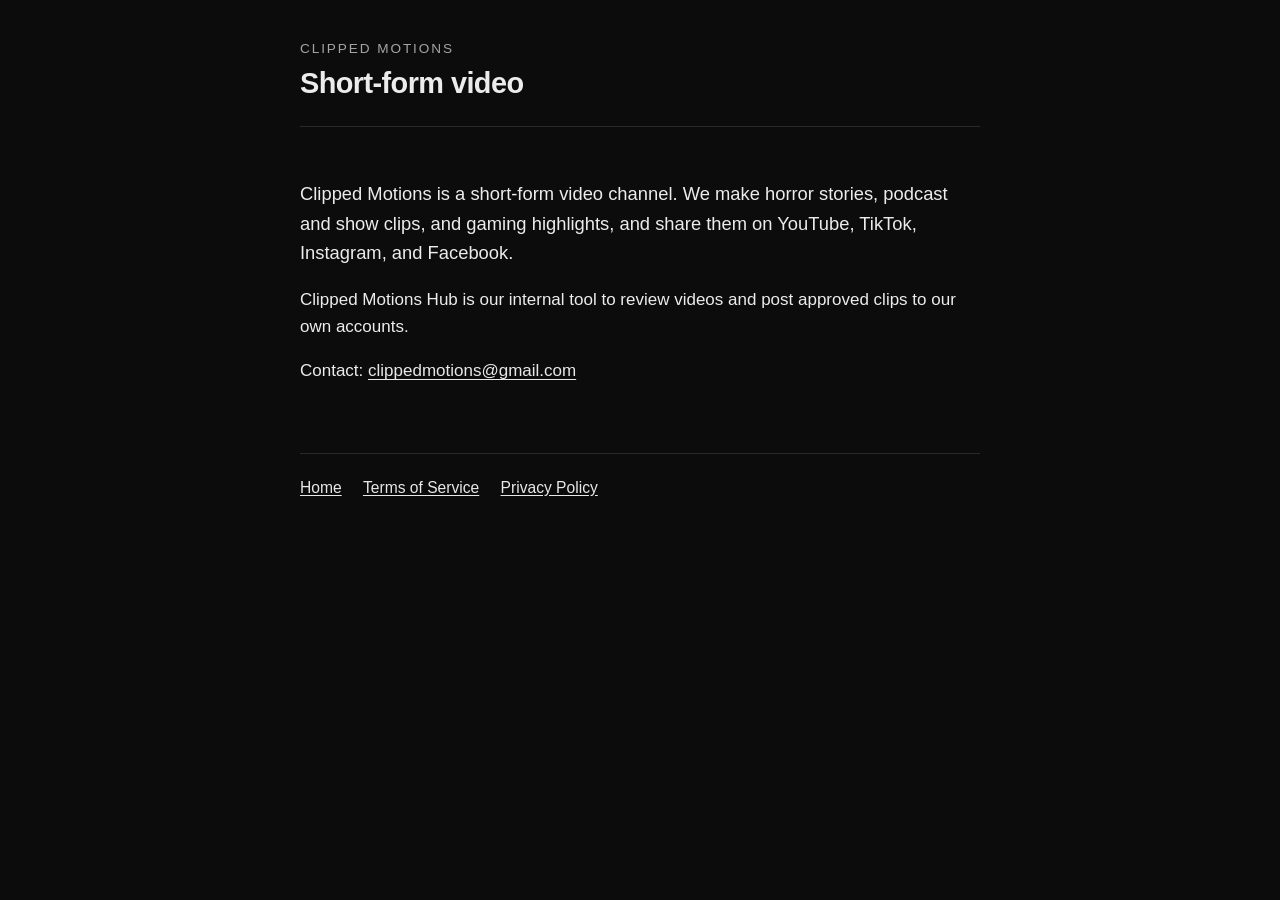
<file: index.html>
<!DOCTYPE html>
<html lang="en">
<head>
  <meta charset="utf-8">
  <meta name="viewport" content="width=device-width, initial-scale=1">
  <title>Clipped Motions</title>
  <meta name="description" content="Clipped Motions is a short-form video channel on YouTube, TikTok, Instagram, and Facebook.">
  <link rel="stylesheet" href="styles.css">
</head>
<body>
  <header>
    <a class="mark" href="index.html">Clipped Motions</a>
    <h1>Short-form video</h1>
  </header>
  <main>
    <p class="lead">Clipped Motions is a short-form video channel. We make horror stories, podcast and show clips, and gaming highlights, and share them on YouTube, TikTok, Instagram, and Facebook.</p>
    <p>Clipped Motions Hub is our internal tool to review videos and post approved clips to our own accounts.</p>
    <p>Contact: <a href="mailto:clippedmotions@gmail.com">clippedmotions@gmail.com</a></p>
  </main>
  <footer>
    <nav>
      <a href="index.html">Home</a>
      <a href="terms.html">Terms of Service</a>
      <a href="privacy.html">Privacy Policy</a>
    </nav>
  </footer>
</body>
</html>
</file>
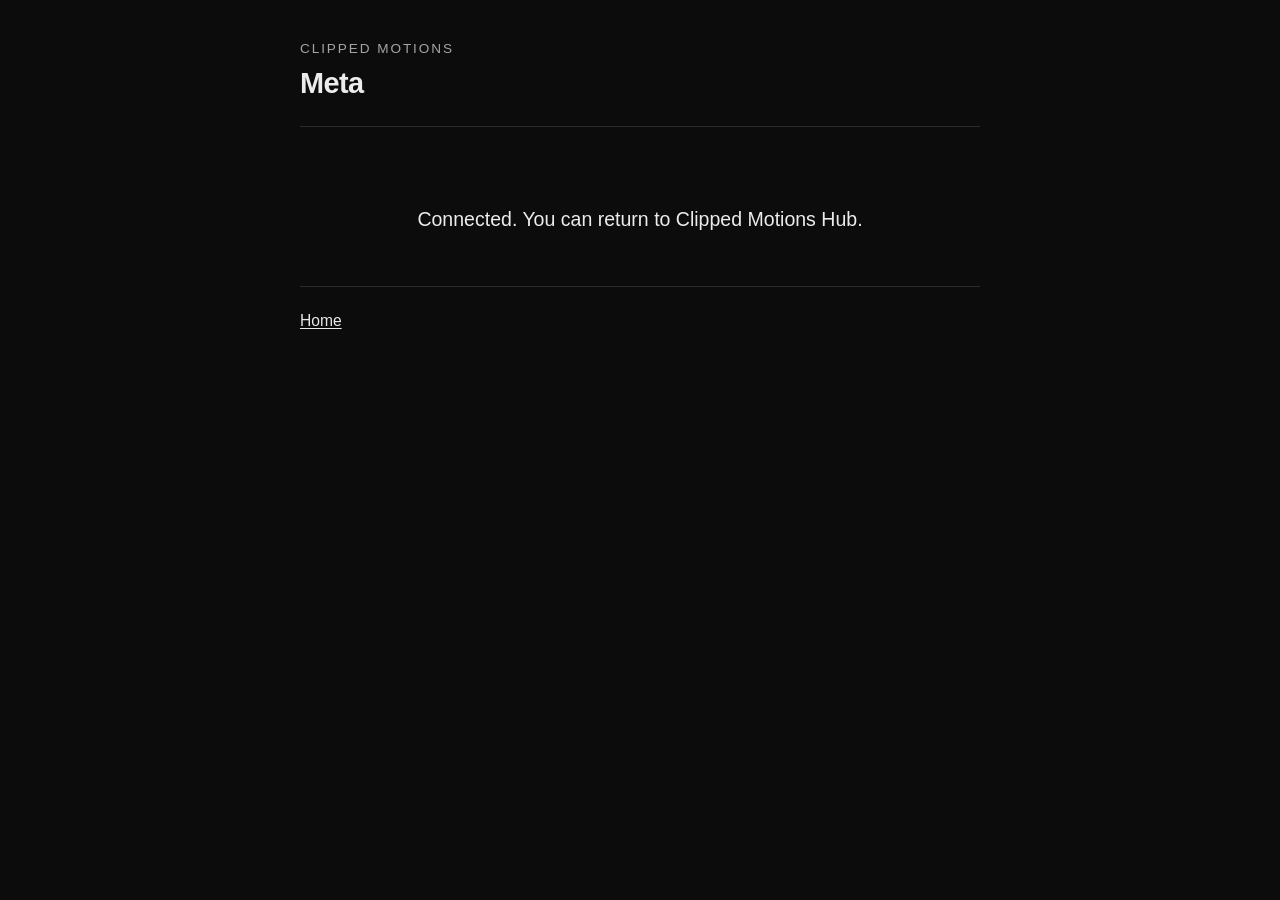
<file: meta/callback/index.html>
<!DOCTYPE html>
<html lang="en">
<head>
  <meta charset="utf-8">
  <meta name="viewport" content="width=device-width, initial-scale=1">
  <title>Connected — Clipped Motions Hub</title>
  <link rel="stylesheet" href="../../styles.css">
</head>
<body>
  <header>
    <a class="mark" href="../../index.html">Clipped Motions</a>
    <h1>Meta</h1>
  </header>
  <main class="connected">
    <p>Connected. You can return to Clipped Motions Hub.</p>
  </main>
  <footer>
    <nav>
      <a href="../../index.html">Home</a>
    </nav>
  </footer>
  <script>
    // Forward the full OAuth query string to the local Hub callback.
    // Do not display the code (or any other query parameter) on this page.
    // Change HUB_CALLBACK if the Hub listens on a different host or path.
    var HUB_CALLBACK = "http://localhost:8505/oauth/meta/callback";
    if (window.location.search) {
      window.location.replace(HUB_CALLBACK + window.location.search);
    }
  </script>
</body>
</html>
</file>
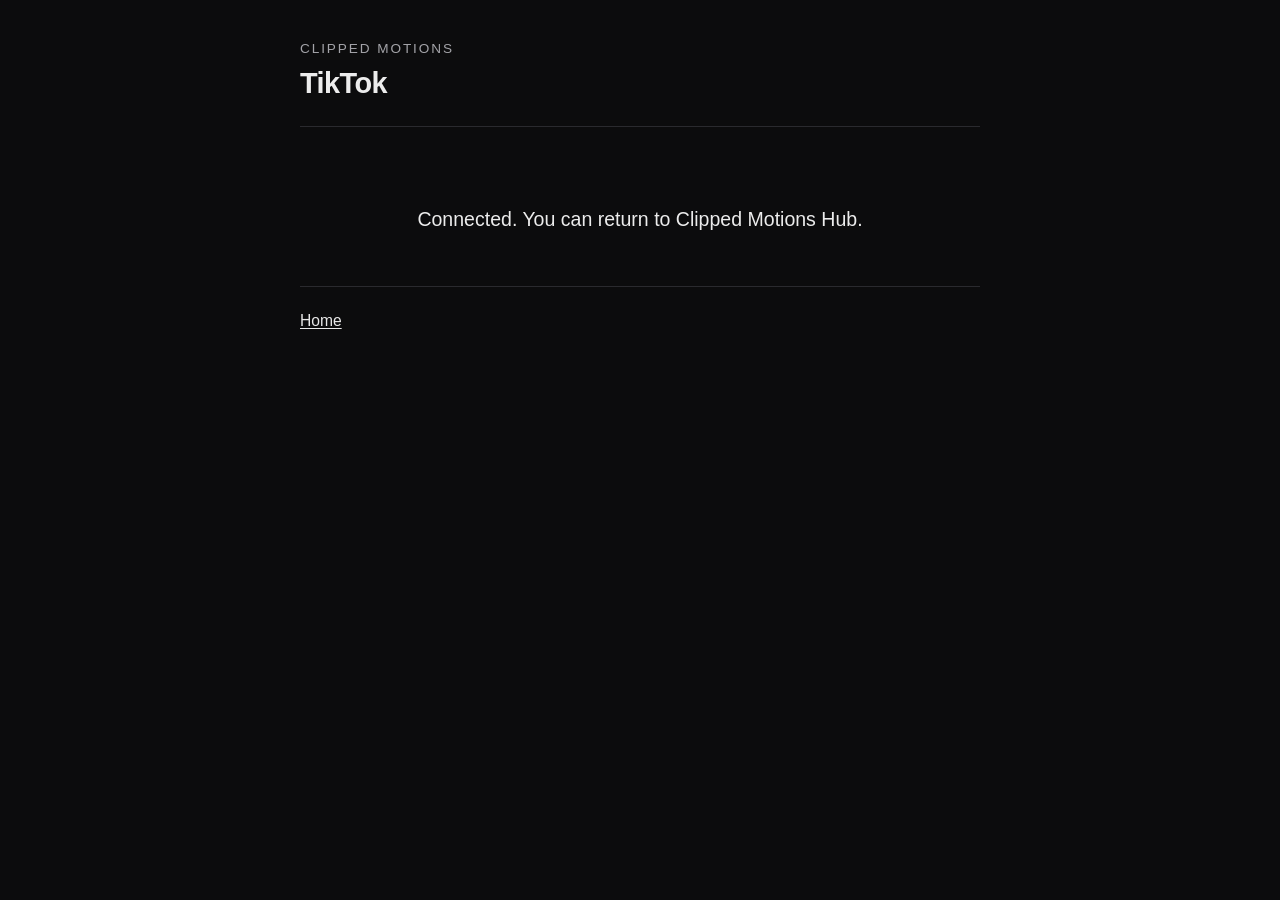
<file: tiktok/callback/index.html>
<!DOCTYPE html>
<html lang="en">
<head>
  <meta charset="utf-8">
  <meta name="viewport" content="width=device-width, initial-scale=1">
  <title>Connected — Clipped Motions Hub</title>
  <link rel="stylesheet" href="../../styles.css">
</head>
<body>
  <header>
    <a class="mark" href="../../index.html">Clipped Motions</a>
    <h1>TikTok</h1>
  </header>
  <main class="connected">
    <p>Connected. You can return to Clipped Motions Hub.</p>
  </main>
  <footer>
    <nav>
      <a href="../../index.html">Home</a>
    </nav>
  </footer>
  <script>
    // Forward the full OAuth query string to the local Hub callback.
    // Do not display the code (or any other query parameter) on this page.
    // Change HUB_CALLBACK if the Hub listens on a different host or path.
    var HUB_CALLBACK = "http://localhost:8505/oauth/tiktok/callback";
    if (window.location.search) {
      window.location.replace(HUB_CALLBACK + window.location.search);
    }
  </script>
</body>
</html>
</file>
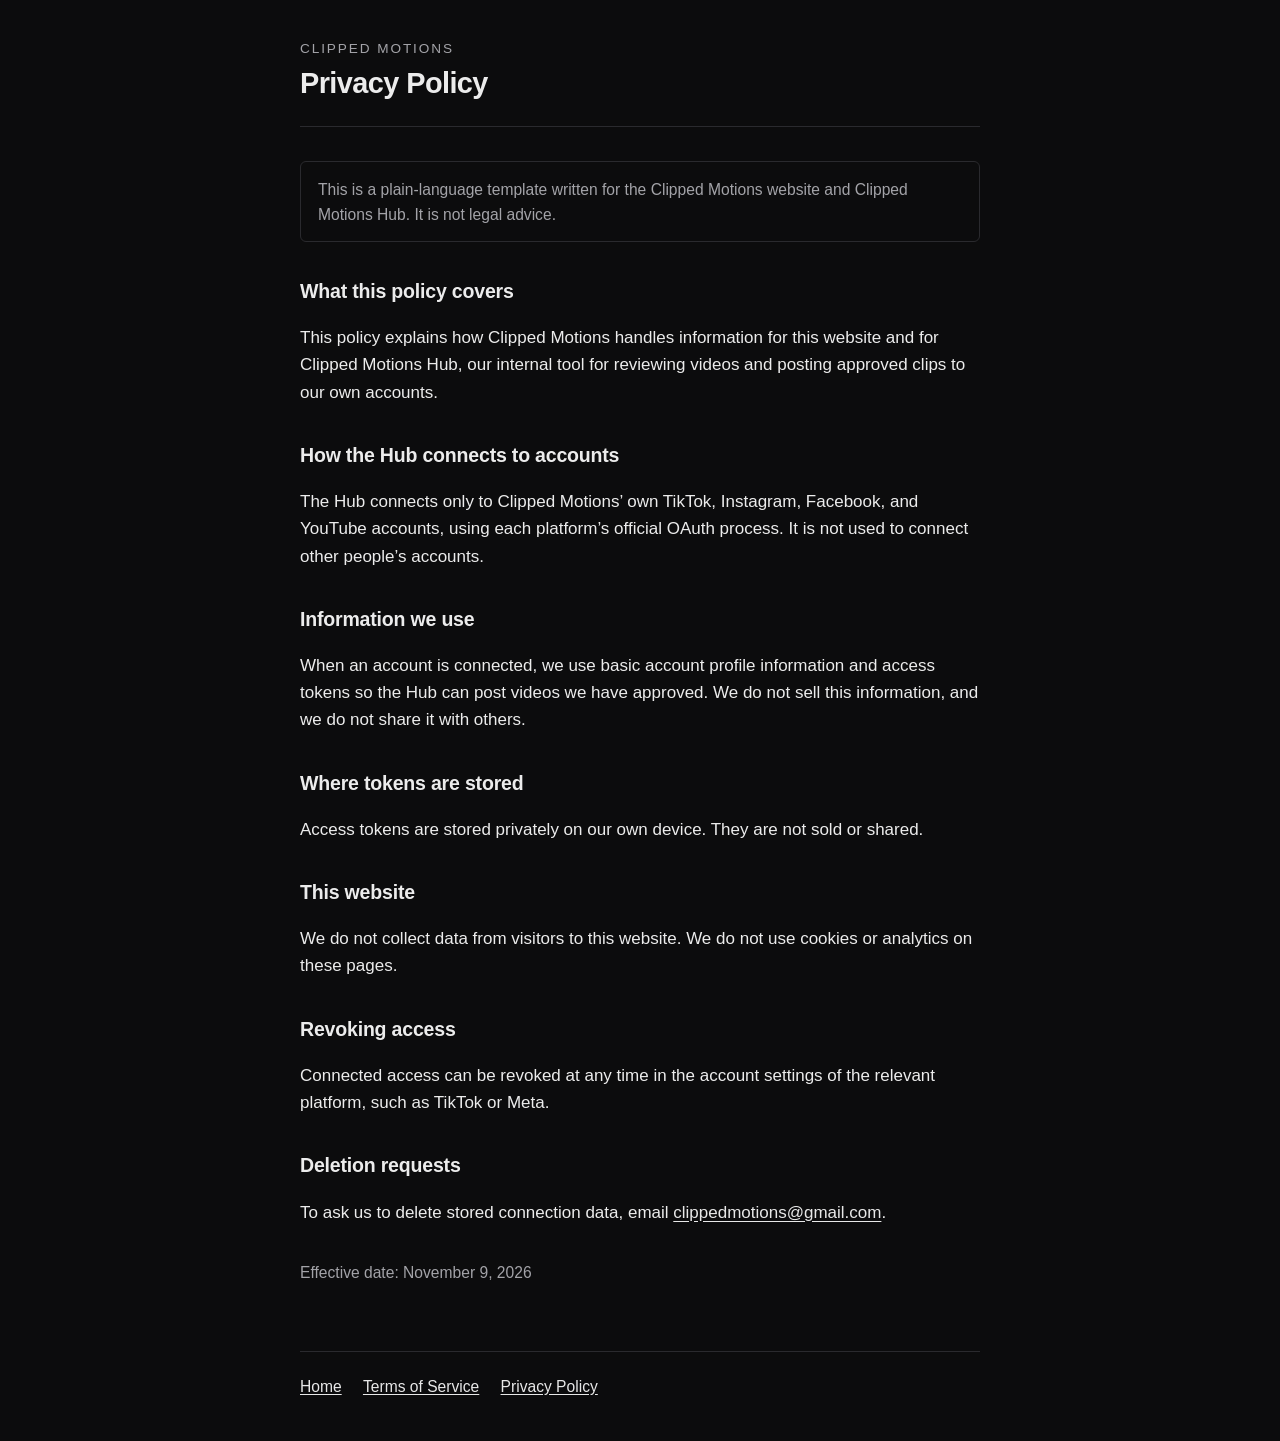
<file: privacy.html>
<!DOCTYPE html>
<html lang="en">
<head>
  <meta charset="utf-8">
  <meta name="viewport" content="width=device-width, initial-scale=1">
  <title>Privacy Policy — Clipped Motions</title>
  <meta name="description" content="Privacy Policy for the Clipped Motions website and Clipped Motions Hub.">
  <link rel="stylesheet" href="styles.css">
</head>
<body>
  <header>
    <a class="mark" href="index.html">Clipped Motions</a>
    <h1>Privacy Policy</h1>
  </header>
  <main>
    <p class="disclaimer">This is a plain-language template written for the Clipped Motions website and Clipped Motions Hub. It is not legal advice.</p>

    <h2>What this policy covers</h2>
    <p>This policy explains how Clipped Motions handles information for this website and for Clipped Motions Hub, our internal tool for reviewing videos and posting approved clips to our own accounts.</p>

    <h2>How the Hub connects to accounts</h2>
    <p>The Hub connects only to Clipped Motions’ own TikTok, Instagram, Facebook, and YouTube accounts, using each platform’s official OAuth process. It is not used to connect other people’s accounts.</p>

    <h2>Information we use</h2>
    <p>When an account is connected, we use basic account profile information and access tokens so the Hub can post videos we have approved. We do not sell this information, and we do not share it with others.</p>

    <h2>Where tokens are stored</h2>
    <p>Access tokens are stored privately on our own device. They are not sold or shared.</p>

    <h2>This website</h2>
    <p>We do not collect data from visitors to this website. We do not use cookies or analytics on these pages.</p>

    <h2>Revoking access</h2>
    <p>Connected access can be revoked at any time in the account settings of the relevant platform, such as TikTok or Meta.</p>

    <h2>Deletion requests</h2>
    <p>To ask us to delete stored connection data, email <a href="mailto:clippedmotions@gmail.com">clippedmotions@gmail.com</a>.</p>

    <p class="meta">Effective date: November 9, 2026</p>
  </main>
  <footer>
    <nav>
      <a href="index.html">Home</a>
      <a href="terms.html">Terms of Service</a>
      <a href="privacy.html">Privacy Policy</a>
    </nav>
  </footer>
</body>
</html>
</file>
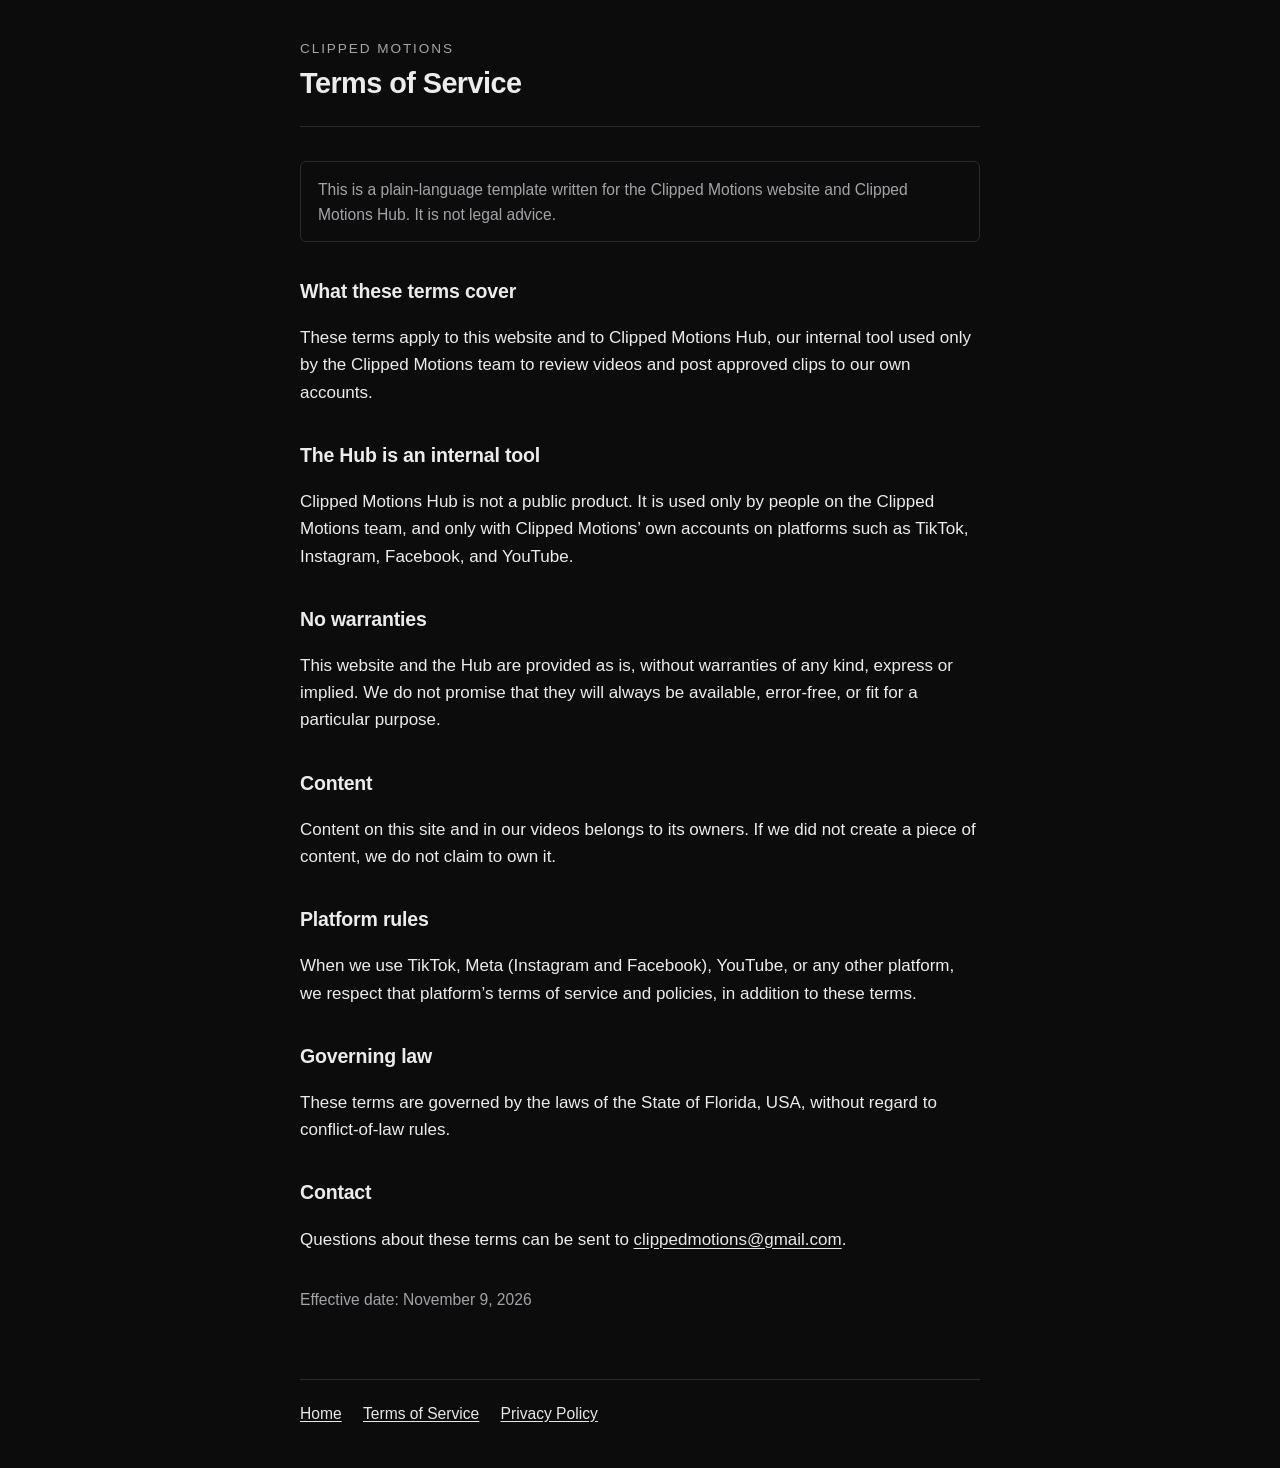
<file: terms.html>
<!DOCTYPE html>
<html lang="en">
<head>
  <meta charset="utf-8">
  <meta name="viewport" content="width=device-width, initial-scale=1">
  <title>Terms of Service — Clipped Motions</title>
  <meta name="description" content="Terms of Service for the Clipped Motions website and Clipped Motions Hub.">
  <link rel="stylesheet" href="styles.css">
</head>
<body>
  <header>
    <a class="mark" href="index.html">Clipped Motions</a>
    <h1>Terms of Service</h1>
  </header>
  <main>
    <p class="disclaimer">This is a plain-language template written for the Clipped Motions website and Clipped Motions Hub. It is not legal advice.</p>

    <h2>What these terms cover</h2>
    <p>These terms apply to this website and to Clipped Motions Hub, our internal tool used only by the Clipped Motions team to review videos and post approved clips to our own accounts.</p>

    <h2>The Hub is an internal tool</h2>
    <p>Clipped Motions Hub is not a public product. It is used only by people on the Clipped Motions team, and only with Clipped Motions’ own accounts on platforms such as TikTok, Instagram, Facebook, and YouTube.</p>

    <h2>No warranties</h2>
    <p>This website and the Hub are provided as is, without warranties of any kind, express or implied. We do not promise that they will always be available, error-free, or fit for a particular purpose.</p>

    <h2>Content</h2>
    <p>Content on this site and in our videos belongs to its owners. If we did not create a piece of content, we do not claim to own it.</p>

    <h2>Platform rules</h2>
    <p>When we use TikTok, Meta (Instagram and Facebook), YouTube, or any other platform, we respect that platform’s terms of service and policies, in addition to these terms.</p>

    <h2>Governing law</h2>
    <p>These terms are governed by the laws of the State of Florida, USA, without regard to conflict-of-law rules.</p>

    <h2>Contact</h2>
    <p>Questions about these terms can be sent to <a href="mailto:clippedmotions@gmail.com">clippedmotions@gmail.com</a>.</p>

    <p class="meta">Effective date: November 9, 2026</p>
  </main>
  <footer>
    <nav>
      <a href="index.html">Home</a>
      <a href="terms.html">Terms of Service</a>
      <a href="privacy.html">Privacy Policy</a>
    </nav>
  </footer>
</body>
</html>
</file>
<file: styles.css>
:root {
  color-scheme: dark;
  --bg: #0c0c0d;
  --fg: #ececec;
  --muted: #a3a3a8;
  --line: #2a2a2e;
  --accent: #e8e8e8;
  --max: 40rem;
}

* {
  box-sizing: border-box;
}

html {
  font-size: 17px;
}

body {
  margin: 0;
  min-height: 100vh;
  background: var(--bg);
  color: var(--fg);
  font-family: -apple-system, BlinkMacSystemFont, "Segoe UI", Helvetica, Arial, sans-serif;
  line-height: 1.6;
}

a {
  color: var(--accent);
  text-underline-offset: 0.15em;
}

a:hover {
  text-decoration-thickness: 2px;
}

header,
main,
footer {
  width: min(var(--max), calc(100% - 2.5rem));
  margin-left: auto;
  margin-right: auto;
}

header {
  padding: 2.25rem 0 1.5rem;
  border-bottom: 1px solid var(--line);
}

header .mark {
  display: block;
  font-size: 0.8rem;
  letter-spacing: 0.14em;
  text-transform: uppercase;
  color: var(--muted);
  text-decoration: none;
}

header h1 {
  margin: 0.35rem 0 0;
  font-size: 1.7rem;
  font-weight: 600;
  letter-spacing: -0.02em;
  line-height: 1.2;
}

main {
  padding: 2rem 0 3rem;
}

footer {
  padding: 1.25rem 0 2.5rem;
  border-top: 1px solid var(--line);
  color: var(--muted);
  font-size: 0.92rem;
}

footer nav {
  display: flex;
  flex-wrap: wrap;
  gap: 0.75rem 1.25rem;
}

h2 {
  margin: 2rem 0 0.6rem;
  font-size: 1.15rem;
  font-weight: 600;
  letter-spacing: -0.01em;
}

h2:first-child {
  margin-top: 0;
}

p,
li {
  color: var(--fg);
}

p.lead {
  font-size: 1.08rem;
}

p.muted,
.disclaimer {
  color: var(--muted);
}

.disclaimer {
  margin: 0 0 1.75rem;
  padding: 0.85rem 1rem;
  border: 1px solid var(--line);
  border-radius: 6px;
  font-size: 0.92rem;
}

ul {
  margin: 0.5rem 0 1rem;
  padding-left: 1.2rem;
}

li + li {
  margin-top: 0.35rem;
}

.meta {
  margin-top: 2rem;
  color: var(--muted);
  font-size: 0.92rem;
}

.connected {
  margin-top: 2.5rem;
  text-align: center;
}

.connected p {
  margin: 0;
  font-size: 1.15rem;
}
</file>
